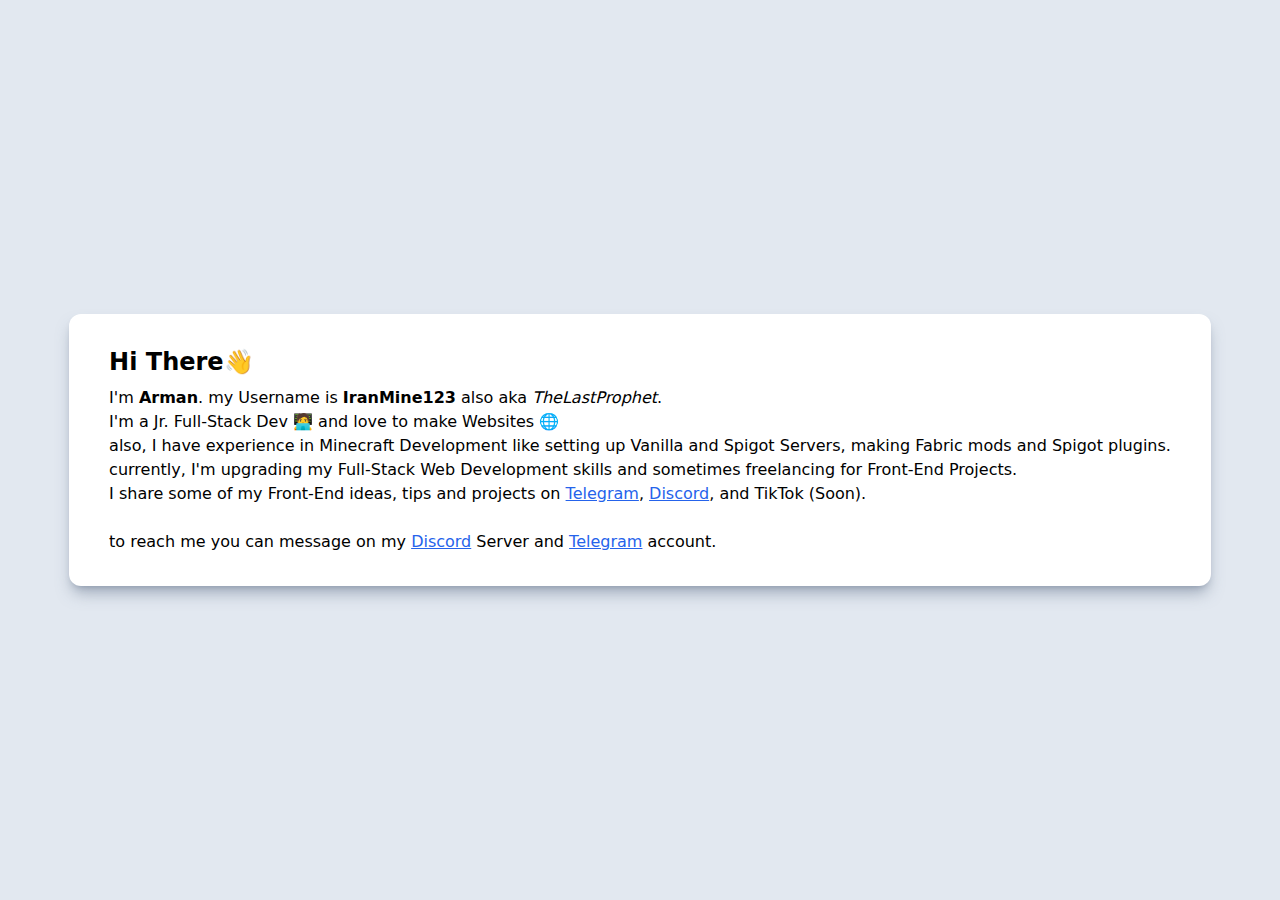
<file: index.html>
<!doctype html>
<html lang="en">
  <head>
    <meta charset="UTF-8" />
    <meta name="viewport" content="width=device-width, initial-scale=1.0" />
    <link rel="shortcut icon" href="icons/Logo-Shortcut-White.png" type="image/x-icon">
    <title>IranMine123 - Github</title>
    
    <link rel="stylesheet" href="/assets/index-35bb957a.css">
  </head>
  <body class="flex items-center justify-center w-full h-screen bg-slate-200 px-10">
    <div class="flex flex-col py-8 px-10 bg-white shadow-lg shadow-slate-500/50 rounded-xl">
      <p class="text-2xl font-semibold">Hi There👋</p>
      <p class="mt-2">I'm <b>Arman</b>. my Username is <b>IranMine123</b> also aka <i>TheLastProphet</i>.<br>
        I'm a Jr. Full-Stack Dev 🧑‍💻 and love to make Websites 🌐<br>
        also, I have experience in Minecraft Development like setting up Vanilla and Spigot Servers, making Fabric mods and Spigot plugins.<br>
        currently, I'm upgrading my Full-Stack Web Development skills and sometimes freelancing for Front-End Projects.<br>
        I share some of my Front-End ideas, tips and projects on <a href="https://t.me/@ArmanStudios">Telegram</a>, <a href="https://discord.gg/xbTxvGGPVj">Discord</a>, and TikTok (Soon).
        <br><br>
        to reach me you can message on my <a href="https://discord.gg/xbTxvGGPVj">Discord</a> Server and <a href="https://t.me/@ArmanStudios">Telegram</a> account.
    </div>
  </body>
</html>
</file>
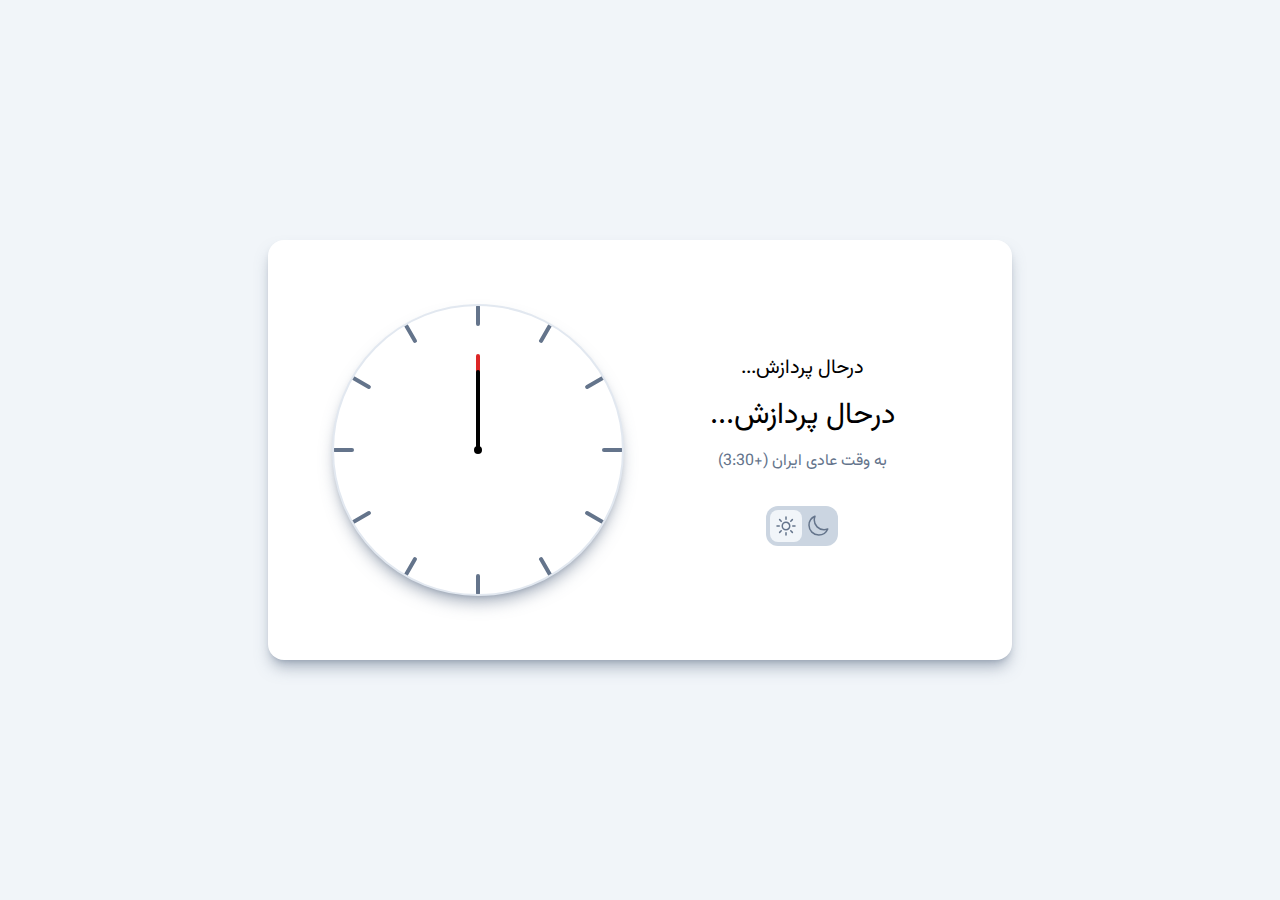
<file: projects/static/analog-clock/index.html>
<!doctype html>
<html lang="en">
  <head>
    <meta charset="UTF-8" />
    <meta name="viewport" content="width=device-width, initial-scale=1.0" />
    <title>Arman's Clock</title>
    
    <link rel="stylesheet" href="fonts/Vazirmatn/Vazirmatn-font-face.css">
    <script type="module" crossorigin src="./assets/index-c5714571.js"></script>
    <link rel="stylesheet" href="./assets/index-768e6d57.css">
  </head>
  <body class="bg-slate-100 dark:bg-gray-950 flex items-center justify-center w-full min-h-screen">
    <div class="py-8 px-8 md:px-16 md:py-16 bg-white dark:bg-gray-900 dark:shadow-none rounded-2xl shadow-lg shadow-slate-500/50 grid md:grid-cols-2 gap-x-8 gap-y-16">
      <div class="overflow-hidden border-2 relative border-slate-200 rounded-full dark:bg-black dark:shadow-none bg-white p-36 shadow-lg shadow-slate-500/50 flex items-center justify-center">
        <div class="absolute w-full h-full flex items-center justify-center">
          <div class="h-1 aspect-square absolute">
            <div class="bg-slate-500 h-1 rounded-full w-10 translate-x-36"></div>
          </div>
          <div class="h-1 aspect-square rotate-[30deg] absolute">
            <div class="bg-slate-500 h-1 rounded-full w-10 translate-x-36"></div>
          </div>
          <div class="h-1 aspect-square rotate-[60deg] absolute">
            <div class="bg-slate-500 h-1 rounded-full w-10 translate-x-36"></div>
          </div>
          <div class="h-1 aspect-square rotate-[90deg] absolute">
            <div class="bg-slate-500 h-1 rounded-full w-10 translate-x-36"></div>
          </div>
          <div class="h-1 aspect-square rotate-[120deg] absolute">
            <div class="bg-slate-500 h-1 rounded-full w-10 translate-x-36"></div>
          </div>
          <div class="h-1 aspect-square rotate-[150deg] absolute">
            <div class="bg-slate-500 h-1 rounded-full w-10 translate-x-36"></div>
          </div>
          <div class="h-1 aspect-square rotate-[180deg] absolute">
            <div class="bg-slate-500 h-1 rounded-full w-10 translate-x-36"></div>
          </div>
          <div class="h-1 aspect-square rotate-[210deg] absolute">
            <div class="bg-slate-500 h-1 rounded-full w-10 translate-x-36"></div>
          </div>
          <div class="h-1 aspect-square rotate-[240deg] absolute">
            <div class="bg-slate-500 h-1 rounded-full w-10 translate-x-36"></div>
          </div>
          <div class="h-1 aspect-square rotate-[270deg] absolute">
            <div class="bg-slate-500 h-1 rounded-full w-10 translate-x-36"></div>
          </div>
          <div class="h-1 aspect-square rotate-[300deg] absolute">
            <div class="bg-slate-500 h-1 rounded-full w-10 translate-x-36"></div>
          </div>
          <div class="h-1 aspect-square rotate-[330deg] absolute">
            <div class="bg-slate-500 h-1 rounded-full w-10 translate-x-36"></div>
          </div>
          
        </div>
        <div class="absolute w-full h-full flex items-center justify-center">
          <div id="index-div-sec_hand" class="w-1 aspect-square absolute">
            <div class="bg-red-600 h-24 rounded-full w-1 -translate-y-12"></div>
          </div>
          <div id="index-div-min_hand" class="w-1 aspect-square absolute">
            <div class="bg-black dark:bg-white h-20 rounded-full w-1 -translate-y-10"></div>
          </div>
          <div id="index-div-hour_hand" class="w-1 aspect-square absolute">
            <div class="bg-black dark:bg-white h-16 rounded-full w-1 -translate-y-8"></div>
          </div>
          <div class="w-2 aspect-square rounded-full bg-black dark:bg-white z-10"></div>
        </div>
      </div>
      <div class="flex flex-col items-center justify-center">
        <p dir="rtl" id="index-p-time" class="text-xl dark:text-white">درحال پردازش...</p>
        <p dir="rtl" id="index-p-date" class="mt-4 text-3xl dark:text-white">درحال پردازش...</p>
        <p dir="rtl" class="mt-4 text-slate-500 dark:text-gray-500">به وقت عادی ایران (+3:30)</p> 
        <button id="index-btn-theme" class="bg-slate-300 relative dark:bg-black p-1 grid grid-cols-2 rounded-xl mt-4 md:mt-8">
            <div id="index-div-themeDiv" class="w-full p-4 bg-slate-100 dark:bg-gray-800 rounded-lg duration-200 transition-transform"></div>
            <div class="col-span-2 flex justify-between w-full absolute p-2">
              <div class="text-slate-500">
                <svg xmlns="http://www.w3.org/2000/svg" fill="none" viewBox="0 0 24 24" stroke-width="1.5" stroke="currentColor" class="w-6 h-6">
                  <path stroke-linecap="round" stroke-linejoin="round" d="M12 3v2.25m6.364.386l-1.591 1.591M21 12h-2.25m-.386 6.364l-1.591-1.591M12 18.75V21m-4.773-4.227l-1.591 1.591M5.25 12H3m4.227-4.773L5.636 5.636M15.75 12a3.75 3.75 0 11-7.5 0 3.75 3.75 0 017.5 0z" />
                </svg>              
              </div>
              <div class="text-slate-500">
                <svg xmlns="http://www.w3.org/2000/svg" fill="none" viewBox="0 0 24 24" stroke-width="1.5" stroke="currentColor" class="h-6 w-6">
                  <path stroke-linecap="round" stroke-linejoin="round" d="M21.752 15.002A9.718 9.718 0 0118 15.75c-5.385 0-9.75-4.365-9.75-9.75 0-1.33.266-2.597.748-3.752A9.753 9.753 0 003 11.25C3 16.635 7.365 21 12.75 21a9.753 9.753 0 009.002-5.998z" />
                </svg> 
              </div>
            </div>
        </button>
      </div>
    </div>
    
  </body>
</html>
</file>
<file: assets/index-35bb957a.css>
*,:before,:after{box-sizing:border-box;border-width:0;border-style:solid;border-color:#e5e7eb}:before,:after{--tw-content: ""}html{line-height:1.5;-webkit-text-size-adjust:100%;-moz-tab-size:4;-o-tab-size:4;tab-size:4;font-family:ui-sans-serif,system-ui,-apple-system,BlinkMacSystemFont,Segoe UI,Roboto,Helvetica Neue,Arial,Noto Sans,sans-serif,"Apple Color Emoji","Segoe UI Emoji",Segoe UI Symbol,"Noto Color Emoji";font-feature-settings:normal;font-variation-settings:normal}body{margin:0;line-height:inherit}hr{height:0;color:inherit;border-top-width:1px}abbr:where([title]){-webkit-text-decoration:underline dotted;text-decoration:underline dotted}h1,h2,h3,h4,h5,h6{font-size:inherit;font-weight:inherit}a{color:inherit;text-decoration:inherit}b,strong{font-weight:bolder}code,kbd,samp,pre{font-family:ui-monospace,SFMono-Regular,Menlo,Monaco,Consolas,Liberation Mono,Courier New,monospace;font-size:1em}small{font-size:80%}sub,sup{font-size:75%;line-height:0;position:relative;vertical-align:baseline}sub{bottom:-.25em}sup{top:-.5em}table{text-indent:0;border-color:inherit;border-collapse:collapse}button,input,optgroup,select,textarea{font-family:inherit;font-feature-settings:inherit;font-variation-settings:inherit;font-size:100%;font-weight:inherit;line-height:inherit;color:inherit;margin:0;padding:0}button,select{text-transform:none}button,[type=button],[type=reset],[type=submit]{-webkit-appearance:button;background-color:transparent;background-image:none}:-moz-focusring{outline:auto}:-moz-ui-invalid{box-shadow:none}progress{vertical-align:baseline}::-webkit-inner-spin-button,::-webkit-outer-spin-button{height:auto}[type=search]{-webkit-appearance:textfield;outline-offset:-2px}::-webkit-search-decoration{-webkit-appearance:none}::-webkit-file-upload-button{-webkit-appearance:button;font:inherit}summary{display:list-item}blockquote,dl,dd,h1,h2,h3,h4,h5,h6,hr,figure,p,pre{margin:0}fieldset{margin:0;padding:0}legend{padding:0}ol,ul,menu{list-style:none;margin:0;padding:0}dialog{padding:0}textarea{resize:vertical}input::-moz-placeholder,textarea::-moz-placeholder{opacity:1;color:#9ca3af}input::placeholder,textarea::placeholder{opacity:1;color:#9ca3af}button,[role=button]{cursor:pointer}:disabled{cursor:default}img,svg,video,canvas,audio,iframe,embed,object{display:block;vertical-align:middle}img,video{max-width:100%;height:auto}[hidden]{display:none}*,:before,:after{--tw-border-spacing-x: 0;--tw-border-spacing-y: 0;--tw-translate-x: 0;--tw-translate-y: 0;--tw-rotate: 0;--tw-skew-x: 0;--tw-skew-y: 0;--tw-scale-x: 1;--tw-scale-y: 1;--tw-pan-x: ;--tw-pan-y: ;--tw-pinch-zoom: ;--tw-scroll-snap-strictness: proximity;--tw-gradient-from-position: ;--tw-gradient-via-position: ;--tw-gradient-to-position: ;--tw-ordinal: ;--tw-slashed-zero: ;--tw-numeric-figure: ;--tw-numeric-spacing: ;--tw-numeric-fraction: ;--tw-ring-inset: ;--tw-ring-offset-width: 0px;--tw-ring-offset-color: #fff;--tw-ring-color: rgb(59 130 246 / .5);--tw-ring-offset-shadow: 0 0 #0000;--tw-ring-shadow: 0 0 #0000;--tw-shadow: 0 0 #0000;--tw-shadow-colored: 0 0 #0000;--tw-blur: ;--tw-brightness: ;--tw-contrast: ;--tw-grayscale: ;--tw-hue-rotate: ;--tw-invert: ;--tw-saturate: ;--tw-sepia: ;--tw-drop-shadow: ;--tw-backdrop-blur: ;--tw-backdrop-brightness: ;--tw-backdrop-contrast: ;--tw-backdrop-grayscale: ;--tw-backdrop-hue-rotate: ;--tw-backdrop-invert: ;--tw-backdrop-opacity: ;--tw-backdrop-saturate: ;--tw-backdrop-sepia: }::backdrop{--tw-border-spacing-x: 0;--tw-border-spacing-y: 0;--tw-translate-x: 0;--tw-translate-y: 0;--tw-rotate: 0;--tw-skew-x: 0;--tw-skew-y: 0;--tw-scale-x: 1;--tw-scale-y: 1;--tw-pan-x: ;--tw-pan-y: ;--tw-pinch-zoom: ;--tw-scroll-snap-strictness: proximity;--tw-gradient-from-position: ;--tw-gradient-via-position: ;--tw-gradient-to-position: ;--tw-ordinal: ;--tw-slashed-zero: ;--tw-numeric-figure: ;--tw-numeric-spacing: ;--tw-numeric-fraction: ;--tw-ring-inset: ;--tw-ring-offset-width: 0px;--tw-ring-offset-color: #fff;--tw-ring-color: rgb(59 130 246 / .5);--tw-ring-offset-shadow: 0 0 #0000;--tw-ring-shadow: 0 0 #0000;--tw-shadow: 0 0 #0000;--tw-shadow-colored: 0 0 #0000;--tw-blur: ;--tw-brightness: ;--tw-contrast: ;--tw-grayscale: ;--tw-hue-rotate: ;--tw-invert: ;--tw-saturate: ;--tw-sepia: ;--tw-drop-shadow: ;--tw-backdrop-blur: ;--tw-backdrop-brightness: ;--tw-backdrop-contrast: ;--tw-backdrop-grayscale: ;--tw-backdrop-hue-rotate: ;--tw-backdrop-invert: ;--tw-backdrop-opacity: ;--tw-backdrop-saturate: ;--tw-backdrop-sepia: }a{--tw-text-opacity: 1;color:rgb(37 99 235 / var(--tw-text-opacity));text-decoration-line:underline}.absolute{position:absolute}.relative{position:relative}.z-10{z-index:10}.col-span-2{grid-column:span 2 / span 2}.mt-2{margin-top:.5rem}.mt-4{margin-top:1rem}.flex{display:flex}.grid{display:grid}.aspect-square{aspect-ratio:1 / 1}.h-1{height:.25rem}.h-16{height:4rem}.h-20{height:5rem}.h-24{height:6rem}.h-6{height:1.5rem}.h-full{height:100%}.h-screen{height:100vh}.min-h-screen{min-height:100vh}.w-1{width:.25rem}.w-10{width:2.5rem}.w-2{width:.5rem}.w-6{width:1.5rem}.w-full{width:100%}.-translate-y-10{--tw-translate-y: -2.5rem;transform:translate(var(--tw-translate-x),var(--tw-translate-y)) rotate(var(--tw-rotate)) skew(var(--tw-skew-x)) skewY(var(--tw-skew-y)) scaleX(var(--tw-scale-x)) scaleY(var(--tw-scale-y))}.-translate-y-12{--tw-translate-y: -3rem;transform:translate(var(--tw-translate-x),var(--tw-translate-y)) rotate(var(--tw-rotate)) skew(var(--tw-skew-x)) skewY(var(--tw-skew-y)) scaleX(var(--tw-scale-x)) scaleY(var(--tw-scale-y))}.-translate-y-8{--tw-translate-y: -2rem;transform:translate(var(--tw-translate-x),var(--tw-translate-y)) rotate(var(--tw-rotate)) skew(var(--tw-skew-x)) skewY(var(--tw-skew-y)) scaleX(var(--tw-scale-x)) scaleY(var(--tw-scale-y))}.translate-x-36{--tw-translate-x: 9rem;transform:translate(var(--tw-translate-x),var(--tw-translate-y)) rotate(var(--tw-rotate)) skew(var(--tw-skew-x)) skewY(var(--tw-skew-y)) scaleX(var(--tw-scale-x)) scaleY(var(--tw-scale-y))}.rotate-\[120deg\]{--tw-rotate: 120deg;transform:translate(var(--tw-translate-x),var(--tw-translate-y)) rotate(var(--tw-rotate)) skew(var(--tw-skew-x)) skewY(var(--tw-skew-y)) scaleX(var(--tw-scale-x)) scaleY(var(--tw-scale-y))}.rotate-\[150deg\]{--tw-rotate: 150deg;transform:translate(var(--tw-translate-x),var(--tw-translate-y)) rotate(var(--tw-rotate)) skew(var(--tw-skew-x)) skewY(var(--tw-skew-y)) scaleX(var(--tw-scale-x)) scaleY(var(--tw-scale-y))}.rotate-\[180deg\]{--tw-rotate: 180deg;transform:translate(var(--tw-translate-x),var(--tw-translate-y)) rotate(var(--tw-rotate)) skew(var(--tw-skew-x)) skewY(var(--tw-skew-y)) scaleX(var(--tw-scale-x)) scaleY(var(--tw-scale-y))}.rotate-\[210deg\]{--tw-rotate: 210deg;transform:translate(var(--tw-translate-x),var(--tw-translate-y)) rotate(var(--tw-rotate)) skew(var(--tw-skew-x)) skewY(var(--tw-skew-y)) scaleX(var(--tw-scale-x)) scaleY(var(--tw-scale-y))}.rotate-\[240deg\]{--tw-rotate: 240deg;transform:translate(var(--tw-translate-x),var(--tw-translate-y)) rotate(var(--tw-rotate)) skew(var(--tw-skew-x)) skewY(var(--tw-skew-y)) scaleX(var(--tw-scale-x)) scaleY(var(--tw-scale-y))}.rotate-\[270deg\]{--tw-rotate: 270deg;transform:translate(var(--tw-translate-x),var(--tw-translate-y)) rotate(var(--tw-rotate)) skew(var(--tw-skew-x)) skewY(var(--tw-skew-y)) scaleX(var(--tw-scale-x)) scaleY(var(--tw-scale-y))}.rotate-\[300deg\]{--tw-rotate: 300deg;transform:translate(var(--tw-translate-x),var(--tw-translate-y)) rotate(var(--tw-rotate)) skew(var(--tw-skew-x)) skewY(var(--tw-skew-y)) scaleX(var(--tw-scale-x)) scaleY(var(--tw-scale-y))}.rotate-\[30deg\]{--tw-rotate: 30deg;transform:translate(var(--tw-translate-x),var(--tw-translate-y)) rotate(var(--tw-rotate)) skew(var(--tw-skew-x)) skewY(var(--tw-skew-y)) scaleX(var(--tw-scale-x)) scaleY(var(--tw-scale-y))}.rotate-\[330deg\]{--tw-rotate: 330deg;transform:translate(var(--tw-translate-x),var(--tw-translate-y)) rotate(var(--tw-rotate)) skew(var(--tw-skew-x)) skewY(var(--tw-skew-y)) scaleX(var(--tw-scale-x)) scaleY(var(--tw-scale-y))}.rotate-\[60deg\]{--tw-rotate: 60deg;transform:translate(var(--tw-translate-x),var(--tw-translate-y)) rotate(var(--tw-rotate)) skew(var(--tw-skew-x)) skewY(var(--tw-skew-y)) scaleX(var(--tw-scale-x)) scaleY(var(--tw-scale-y))}.rotate-\[90deg\]{--tw-rotate: 90deg;transform:translate(var(--tw-translate-x),var(--tw-translate-y)) rotate(var(--tw-rotate)) skew(var(--tw-skew-x)) skewY(var(--tw-skew-y)) scaleX(var(--tw-scale-x)) scaleY(var(--tw-scale-y))}.grid-cols-2{grid-template-columns:repeat(2,minmax(0,1fr))}.flex-col{flex-direction:column}.items-center{align-items:center}.justify-center{justify-content:center}.justify-between{justify-content:space-between}.gap-x-8{-moz-column-gap:2rem;column-gap:2rem}.gap-y-16{row-gap:4rem}.overflow-hidden{overflow:hidden}.rounded-2xl{border-radius:1rem}.rounded-full{border-radius:9999px}.rounded-lg{border-radius:.5rem}.rounded-xl{border-radius:.75rem}.border-2{border-width:2px}.border-slate-200{--tw-border-opacity: 1;border-color:rgb(226 232 240 / var(--tw-border-opacity))}.bg-black{--tw-bg-opacity: 1;background-color:rgb(0 0 0 / var(--tw-bg-opacity))}.bg-red-600{--tw-bg-opacity: 1;background-color:rgb(220 38 38 / var(--tw-bg-opacity))}.bg-slate-100{--tw-bg-opacity: 1;background-color:rgb(241 245 249 / var(--tw-bg-opacity))}.bg-slate-200{--tw-bg-opacity: 1;background-color:rgb(226 232 240 / var(--tw-bg-opacity))}.bg-slate-300{--tw-bg-opacity: 1;background-color:rgb(203 213 225 / var(--tw-bg-opacity))}.bg-slate-500{--tw-bg-opacity: 1;background-color:rgb(100 116 139 / var(--tw-bg-opacity))}.bg-white{--tw-bg-opacity: 1;background-color:rgb(255 255 255 / var(--tw-bg-opacity))}.p-1{padding:.25rem}.p-2{padding:.5rem}.p-36{padding:9rem}.p-4{padding:1rem}.px-10{padding-left:2.5rem;padding-right:2.5rem}.px-8{padding-left:2rem;padding-right:2rem}.py-8{padding-top:2rem;padding-bottom:2rem}.text-2xl{font-size:1.5rem;line-height:2rem}.text-3xl{font-size:1.875rem;line-height:2.25rem}.text-xl{font-size:1.25rem;line-height:1.75rem}.font-semibold{font-weight:600}.text-slate-500{--tw-text-opacity: 1;color:rgb(100 116 139 / var(--tw-text-opacity))}.shadow-lg{--tw-shadow: 0 10px 15px -3px rgb(0 0 0 / .1), 0 4px 6px -4px rgb(0 0 0 / .1);--tw-shadow-colored: 0 10px 15px -3px var(--tw-shadow-color), 0 4px 6px -4px var(--tw-shadow-color);box-shadow:var(--tw-ring-offset-shadow, 0 0 #0000),var(--tw-ring-shadow, 0 0 #0000),var(--tw-shadow)}.shadow-slate-500\/50{--tw-shadow-color: rgb(100 116 139 / .5);--tw-shadow: var(--tw-shadow-colored)}.transition-transform{transition-property:transform;transition-timing-function:cubic-bezier(.4,0,.2,1);transition-duration:.15s}.duration-200{transition-duration:.2s}@media (prefers-color-scheme: dark){.dark\:bg-black{--tw-bg-opacity: 1;background-color:rgb(0 0 0 / var(--tw-bg-opacity))}.dark\:bg-gray-800{--tw-bg-opacity: 1;background-color:rgb(31 41 55 / var(--tw-bg-opacity))}.dark\:bg-gray-900{--tw-bg-opacity: 1;background-color:rgb(17 24 39 / var(--tw-bg-opacity))}.dark\:bg-gray-950{--tw-bg-opacity: 1;background-color:rgb(3 7 18 / var(--tw-bg-opacity))}.dark\:bg-white{--tw-bg-opacity: 1;background-color:rgb(255 255 255 / var(--tw-bg-opacity))}.dark\:text-gray-500{--tw-text-opacity: 1;color:rgb(107 114 128 / var(--tw-text-opacity))}.dark\:text-white{--tw-text-opacity: 1;color:rgb(255 255 255 / var(--tw-text-opacity))}.dark\:shadow-none{--tw-shadow: 0 0 #0000;--tw-shadow-colored: 0 0 #0000;box-shadow:var(--tw-ring-offset-shadow, 0 0 #0000),var(--tw-ring-shadow, 0 0 #0000),var(--tw-shadow)}}@media (min-width: 768px){.md\:mt-8{margin-top:2rem}.md\:grid-cols-2{grid-template-columns:repeat(2,minmax(0,1fr))}.md\:px-16{padding-left:4rem;padding-right:4rem}.md\:py-16{padding-top:4rem;padding-bottom:4rem}}
</file>
<file: projects/static/analog-clock/fonts/Vazirmatn/Vazirmatn-font-face.css>
/* Generated by script */
@font-face {
  font-family: Vazirmatn;
  src: url('fonts/webfonts/Vazirmatn-Thin.woff2') format('woff2');
  font-weight: 100;
  font-style: normal;
  font-display: swap;
}

@font-face {
  font-family: Vazirmatn;
  src: url('fonts/webfonts/Vazirmatn-ExtraLight.woff2') format('woff2');
  font-weight: 200;
  font-style: normal;
  font-display: swap;
}

@font-face {
  font-family: Vazirmatn;
  src: url('fonts/webfonts/Vazirmatn-Light.woff2') format('woff2');
  font-weight: 300;
  font-style: normal;
  font-display: swap;
}

@font-face {
  font-family: Vazirmatn;
  src: url('fonts/webfonts/Vazirmatn-Regular.woff2') format('woff2');
  font-weight: 400;
  font-style: normal;
  font-display: swap;
}

@font-face {
  font-family: Vazirmatn;
  src: url('fonts/webfonts/Vazirmatn-Medium.woff2') format('woff2');
  font-weight: 500;
  font-style: normal;
  font-display: swap;
}

@font-face {
  font-family: Vazirmatn;
  src: url('fonts/webfonts/Vazirmatn-SemiBold.woff2') format('woff2');
  font-weight: 600;
  font-style: normal;
  font-display: swap;
}

@font-face {
  font-family: Vazirmatn;
  src: url('fonts/webfonts/Vazirmatn-Bold.woff2') format('woff2');
  font-weight: 700;
  font-style: normal;
  font-display: swap;
}

@font-face {
  font-family: Vazirmatn;
  src: url('fonts/webfonts/Vazirmatn-ExtraBold.woff2') format('woff2');
  font-weight: 800;
  font-style: normal;
  font-display: swap;
}

@font-face {
  font-family: Vazirmatn;
  src: url('fonts/webfonts/Vazirmatn-Black.woff2') format('woff2');
  font-weight: 900;
  font-style: normal;
  font-display: swap;
}
</file>
<file: projects/static/analog-clock/assets/index-768e6d57.css>
*,:before,:after{box-sizing:border-box;border-width:0;border-style:solid;border-color:#e5e7eb}:before,:after{--tw-content: ""}html{line-height:1.5;-webkit-text-size-adjust:100%;-moz-tab-size:4;-o-tab-size:4;tab-size:4;font-family:Vazirmatn,ui-sans-serif,system-ui,-apple-system,BlinkMacSystemFont,Segoe UI,Roboto,Helvetica Neue,Arial,Noto Sans,sans-serif,"Apple Color Emoji","Segoe UI Emoji",Segoe UI Symbol,"Noto Color Emoji";font-feature-settings:normal;font-variation-settings:normal}body{margin:0;line-height:inherit}hr{height:0;color:inherit;border-top-width:1px}abbr:where([title]){-webkit-text-decoration:underline dotted;text-decoration:underline dotted}h1,h2,h3,h4,h5,h6{font-size:inherit;font-weight:inherit}a{color:inherit;text-decoration:inherit}b,strong{font-weight:bolder}code,kbd,samp,pre{font-family:ui-monospace,SFMono-Regular,Menlo,Monaco,Consolas,Liberation Mono,Courier New,monospace;font-size:1em}small{font-size:80%}sub,sup{font-size:75%;line-height:0;position:relative;vertical-align:baseline}sub{bottom:-.25em}sup{top:-.5em}table{text-indent:0;border-color:inherit;border-collapse:collapse}button,input,optgroup,select,textarea{font-family:inherit;font-feature-settings:inherit;font-variation-settings:inherit;font-size:100%;font-weight:inherit;line-height:inherit;color:inherit;margin:0;padding:0}button,select{text-transform:none}button,[type=button],[type=reset],[type=submit]{-webkit-appearance:button;background-color:transparent;background-image:none}:-moz-focusring{outline:auto}:-moz-ui-invalid{box-shadow:none}progress{vertical-align:baseline}::-webkit-inner-spin-button,::-webkit-outer-spin-button{height:auto}[type=search]{-webkit-appearance:textfield;outline-offset:-2px}::-webkit-search-decoration{-webkit-appearance:none}::-webkit-file-upload-button{-webkit-appearance:button;font:inherit}summary{display:list-item}blockquote,dl,dd,h1,h2,h3,h4,h5,h6,hr,figure,p,pre{margin:0}fieldset{margin:0;padding:0}legend{padding:0}ol,ul,menu{list-style:none;margin:0;padding:0}dialog{padding:0}textarea{resize:vertical}input::-moz-placeholder,textarea::-moz-placeholder{opacity:1;color:#9ca3af}input::placeholder,textarea::placeholder{opacity:1;color:#9ca3af}button,[role=button]{cursor:pointer}:disabled{cursor:default}img,svg,video,canvas,audio,iframe,embed,object{display:block;vertical-align:middle}img,video{max-width:100%;height:auto}[hidden]{display:none}*,:before,:after{--tw-border-spacing-x: 0;--tw-border-spacing-y: 0;--tw-translate-x: 0;--tw-translate-y: 0;--tw-rotate: 0;--tw-skew-x: 0;--tw-skew-y: 0;--tw-scale-x: 1;--tw-scale-y: 1;--tw-pan-x: ;--tw-pan-y: ;--tw-pinch-zoom: ;--tw-scroll-snap-strictness: proximity;--tw-gradient-from-position: ;--tw-gradient-via-position: ;--tw-gradient-to-position: ;--tw-ordinal: ;--tw-slashed-zero: ;--tw-numeric-figure: ;--tw-numeric-spacing: ;--tw-numeric-fraction: ;--tw-ring-inset: ;--tw-ring-offset-width: 0px;--tw-ring-offset-color: #fff;--tw-ring-color: rgb(59 130 246 / .5);--tw-ring-offset-shadow: 0 0 #0000;--tw-ring-shadow: 0 0 #0000;--tw-shadow: 0 0 #0000;--tw-shadow-colored: 0 0 #0000;--tw-blur: ;--tw-brightness: ;--tw-contrast: ;--tw-grayscale: ;--tw-hue-rotate: ;--tw-invert: ;--tw-saturate: ;--tw-sepia: ;--tw-drop-shadow: ;--tw-backdrop-blur: ;--tw-backdrop-brightness: ;--tw-backdrop-contrast: ;--tw-backdrop-grayscale: ;--tw-backdrop-hue-rotate: ;--tw-backdrop-invert: ;--tw-backdrop-opacity: ;--tw-backdrop-saturate: ;--tw-backdrop-sepia: }::backdrop{--tw-border-spacing-x: 0;--tw-border-spacing-y: 0;--tw-translate-x: 0;--tw-translate-y: 0;--tw-rotate: 0;--tw-skew-x: 0;--tw-skew-y: 0;--tw-scale-x: 1;--tw-scale-y: 1;--tw-pan-x: ;--tw-pan-y: ;--tw-pinch-zoom: ;--tw-scroll-snap-strictness: proximity;--tw-gradient-from-position: ;--tw-gradient-via-position: ;--tw-gradient-to-position: ;--tw-ordinal: ;--tw-slashed-zero: ;--tw-numeric-figure: ;--tw-numeric-spacing: ;--tw-numeric-fraction: ;--tw-ring-inset: ;--tw-ring-offset-width: 0px;--tw-ring-offset-color: #fff;--tw-ring-color: rgb(59 130 246 / .5);--tw-ring-offset-shadow: 0 0 #0000;--tw-ring-shadow: 0 0 #0000;--tw-shadow: 0 0 #0000;--tw-shadow-colored: 0 0 #0000;--tw-blur: ;--tw-brightness: ;--tw-contrast: ;--tw-grayscale: ;--tw-hue-rotate: ;--tw-invert: ;--tw-saturate: ;--tw-sepia: ;--tw-drop-shadow: ;--tw-backdrop-blur: ;--tw-backdrop-brightness: ;--tw-backdrop-contrast: ;--tw-backdrop-grayscale: ;--tw-backdrop-hue-rotate: ;--tw-backdrop-invert: ;--tw-backdrop-opacity: ;--tw-backdrop-saturate: ;--tw-backdrop-sepia: }.absolute{position:absolute}.relative{position:relative}.z-10{z-index:10}.col-span-2{grid-column:span 2 / span 2}.mt-4{margin-top:1rem}.flex{display:flex}.grid{display:grid}.aspect-square{aspect-ratio:1 / 1}.h-1{height:.25rem}.h-16{height:4rem}.h-20{height:5rem}.h-24{height:6rem}.h-6{height:1.5rem}.h-full{height:100%}.min-h-screen{min-height:100vh}.w-1{width:.25rem}.w-10{width:2.5rem}.w-2{width:.5rem}.w-6{width:1.5rem}.w-full{width:100%}.-translate-y-10{--tw-translate-y: -2.5rem;transform:translate(var(--tw-translate-x),var(--tw-translate-y)) rotate(var(--tw-rotate)) skew(var(--tw-skew-x)) skewY(var(--tw-skew-y)) scaleX(var(--tw-scale-x)) scaleY(var(--tw-scale-y))}.-translate-y-12{--tw-translate-y: -3rem;transform:translate(var(--tw-translate-x),var(--tw-translate-y)) rotate(var(--tw-rotate)) skew(var(--tw-skew-x)) skewY(var(--tw-skew-y)) scaleX(var(--tw-scale-x)) scaleY(var(--tw-scale-y))}.-translate-y-8{--tw-translate-y: -2rem;transform:translate(var(--tw-translate-x),var(--tw-translate-y)) rotate(var(--tw-rotate)) skew(var(--tw-skew-x)) skewY(var(--tw-skew-y)) scaleX(var(--tw-scale-x)) scaleY(var(--tw-scale-y))}.translate-x-36{--tw-translate-x: 9rem;transform:translate(var(--tw-translate-x),var(--tw-translate-y)) rotate(var(--tw-rotate)) skew(var(--tw-skew-x)) skewY(var(--tw-skew-y)) scaleX(var(--tw-scale-x)) scaleY(var(--tw-scale-y))}.translate-x-full{--tw-translate-x: 100%;transform:translate(var(--tw-translate-x),var(--tw-translate-y)) rotate(var(--tw-rotate)) skew(var(--tw-skew-x)) skewY(var(--tw-skew-y)) scaleX(var(--tw-scale-x)) scaleY(var(--tw-scale-y))}.rotate-\[120deg\]{--tw-rotate: 120deg;transform:translate(var(--tw-translate-x),var(--tw-translate-y)) rotate(var(--tw-rotate)) skew(var(--tw-skew-x)) skewY(var(--tw-skew-y)) scaleX(var(--tw-scale-x)) scaleY(var(--tw-scale-y))}.rotate-\[150deg\]{--tw-rotate: 150deg;transform:translate(var(--tw-translate-x),var(--tw-translate-y)) rotate(var(--tw-rotate)) skew(var(--tw-skew-x)) skewY(var(--tw-skew-y)) scaleX(var(--tw-scale-x)) scaleY(var(--tw-scale-y))}.rotate-\[180deg\]{--tw-rotate: 180deg;transform:translate(var(--tw-translate-x),var(--tw-translate-y)) rotate(var(--tw-rotate)) skew(var(--tw-skew-x)) skewY(var(--tw-skew-y)) scaleX(var(--tw-scale-x)) scaleY(var(--tw-scale-y))}.rotate-\[210deg\]{--tw-rotate: 210deg;transform:translate(var(--tw-translate-x),var(--tw-translate-y)) rotate(var(--tw-rotate)) skew(var(--tw-skew-x)) skewY(var(--tw-skew-y)) scaleX(var(--tw-scale-x)) scaleY(var(--tw-scale-y))}.rotate-\[240deg\]{--tw-rotate: 240deg;transform:translate(var(--tw-translate-x),var(--tw-translate-y)) rotate(var(--tw-rotate)) skew(var(--tw-skew-x)) skewY(var(--tw-skew-y)) scaleX(var(--tw-scale-x)) scaleY(var(--tw-scale-y))}.rotate-\[270deg\]{--tw-rotate: 270deg;transform:translate(var(--tw-translate-x),var(--tw-translate-y)) rotate(var(--tw-rotate)) skew(var(--tw-skew-x)) skewY(var(--tw-skew-y)) scaleX(var(--tw-scale-x)) scaleY(var(--tw-scale-y))}.rotate-\[300deg\]{--tw-rotate: 300deg;transform:translate(var(--tw-translate-x),var(--tw-translate-y)) rotate(var(--tw-rotate)) skew(var(--tw-skew-x)) skewY(var(--tw-skew-y)) scaleX(var(--tw-scale-x)) scaleY(var(--tw-scale-y))}.rotate-\[30deg\]{--tw-rotate: 30deg;transform:translate(var(--tw-translate-x),var(--tw-translate-y)) rotate(var(--tw-rotate)) skew(var(--tw-skew-x)) skewY(var(--tw-skew-y)) scaleX(var(--tw-scale-x)) scaleY(var(--tw-scale-y))}.rotate-\[330deg\]{--tw-rotate: 330deg;transform:translate(var(--tw-translate-x),var(--tw-translate-y)) rotate(var(--tw-rotate)) skew(var(--tw-skew-x)) skewY(var(--tw-skew-y)) scaleX(var(--tw-scale-x)) scaleY(var(--tw-scale-y))}.rotate-\[60deg\]{--tw-rotate: 60deg;transform:translate(var(--tw-translate-x),var(--tw-translate-y)) rotate(var(--tw-rotate)) skew(var(--tw-skew-x)) skewY(var(--tw-skew-y)) scaleX(var(--tw-scale-x)) scaleY(var(--tw-scale-y))}.rotate-\[90deg\]{--tw-rotate: 90deg;transform:translate(var(--tw-translate-x),var(--tw-translate-y)) rotate(var(--tw-rotate)) skew(var(--tw-skew-x)) skewY(var(--tw-skew-y)) scaleX(var(--tw-scale-x)) scaleY(var(--tw-scale-y))}.grid-cols-2{grid-template-columns:repeat(2,minmax(0,1fr))}.flex-col{flex-direction:column}.items-center{align-items:center}.justify-center{justify-content:center}.justify-between{justify-content:space-between}.gap-x-8{-moz-column-gap:2rem;column-gap:2rem}.gap-y-16{row-gap:4rem}.overflow-hidden{overflow:hidden}.rounded-2xl{border-radius:1rem}.rounded-full{border-radius:9999px}.rounded-lg{border-radius:.5rem}.rounded-xl{border-radius:.75rem}.border-2{border-width:2px}.border-slate-200{--tw-border-opacity: 1;border-color:rgb(226 232 240 / var(--tw-border-opacity))}.bg-black{--tw-bg-opacity: 1;background-color:rgb(0 0 0 / var(--tw-bg-opacity))}.bg-red-600{--tw-bg-opacity: 1;background-color:rgb(220 38 38 / var(--tw-bg-opacity))}.bg-slate-100{--tw-bg-opacity: 1;background-color:rgb(241 245 249 / var(--tw-bg-opacity))}.bg-slate-300{--tw-bg-opacity: 1;background-color:rgb(203 213 225 / var(--tw-bg-opacity))}.bg-slate-500{--tw-bg-opacity: 1;background-color:rgb(100 116 139 / var(--tw-bg-opacity))}.bg-white{--tw-bg-opacity: 1;background-color:rgb(255 255 255 / var(--tw-bg-opacity))}.p-1{padding:.25rem}.p-2{padding:.5rem}.p-36{padding:9rem}.p-4{padding:1rem}.px-8{padding-left:2rem;padding-right:2rem}.py-8{padding-top:2rem;padding-bottom:2rem}.text-3xl{font-size:1.875rem;line-height:2.25rem}.text-xl{font-size:1.25rem;line-height:1.75rem}.text-slate-500{--tw-text-opacity: 1;color:rgb(100 116 139 / var(--tw-text-opacity))}.shadow-lg{--tw-shadow: 0 10px 15px -3px rgb(0 0 0 / .1), 0 4px 6px -4px rgb(0 0 0 / .1);--tw-shadow-colored: 0 10px 15px -3px var(--tw-shadow-color), 0 4px 6px -4px var(--tw-shadow-color);box-shadow:var(--tw-ring-offset-shadow, 0 0 #0000),var(--tw-ring-shadow, 0 0 #0000),var(--tw-shadow)}.shadow-slate-500\/50{--tw-shadow-color: rgb(100 116 139 / .5);--tw-shadow: var(--tw-shadow-colored)}.transition-transform{transition-property:transform;transition-timing-function:cubic-bezier(.4,0,.2,1);transition-duration:.15s}.duration-200{transition-duration:.2s}:is(.dark .dark\:bg-black){--tw-bg-opacity: 1;background-color:rgb(0 0 0 / var(--tw-bg-opacity))}:is(.dark .dark\:bg-gray-800){--tw-bg-opacity: 1;background-color:rgb(31 41 55 / var(--tw-bg-opacity))}:is(.dark .dark\:bg-gray-900){--tw-bg-opacity: 1;background-color:rgb(17 24 39 / var(--tw-bg-opacity))}:is(.dark .dark\:bg-gray-950){--tw-bg-opacity: 1;background-color:rgb(3 7 18 / var(--tw-bg-opacity))}:is(.dark .dark\:bg-white){--tw-bg-opacity: 1;background-color:rgb(255 255 255 / var(--tw-bg-opacity))}:is(.dark .dark\:text-gray-500){--tw-text-opacity: 1;color:rgb(107 114 128 / var(--tw-text-opacity))}:is(.dark .dark\:text-white){--tw-text-opacity: 1;color:rgb(255 255 255 / var(--tw-text-opacity))}:is(.dark .dark\:shadow-none){--tw-shadow: 0 0 #0000;--tw-shadow-colored: 0 0 #0000;box-shadow:var(--tw-ring-offset-shadow, 0 0 #0000),var(--tw-ring-shadow, 0 0 #0000),var(--tw-shadow)}@media (min-width: 768px){.md\:mt-8{margin-top:2rem}.md\:grid-cols-2{grid-template-columns:repeat(2,minmax(0,1fr))}.md\:px-16{padding-left:4rem;padding-right:4rem}.md\:py-16{padding-top:4rem;padding-bottom:4rem}}
</file>
